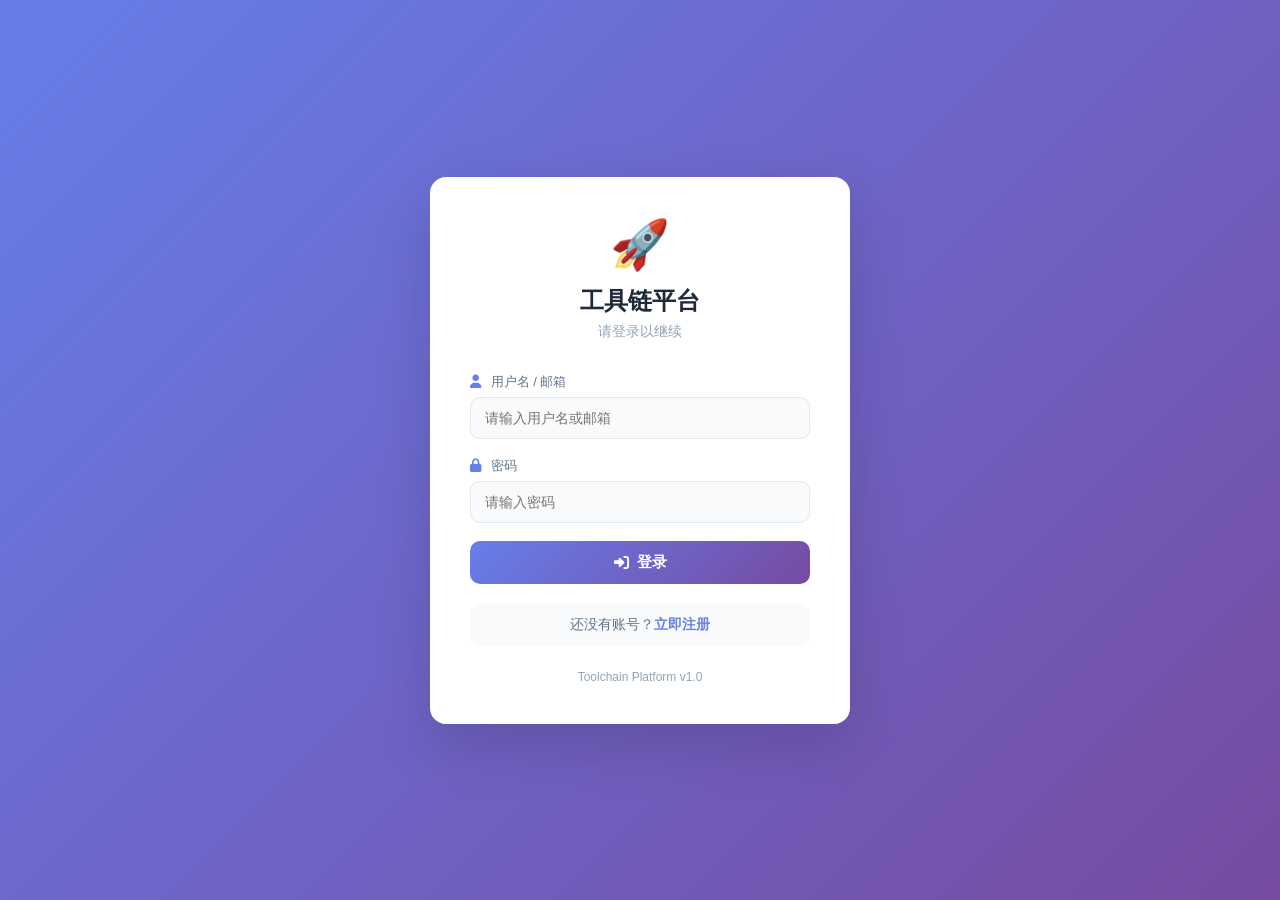
<file: frontend/login.html>
<!DOCTYPE html>
<html lang="zh-CN">
<head>
<meta charset="UTF-8">
<meta name="viewport" content="width=device-width, initial-scale=1.0">
<title>登录 - 工具链平台</title>
<link rel="icon" href="/ui/car.ico" type="image/x-icon">
<link rel="stylesheet" href="https://cdnjs.cloudflare.com/ajax/libs/font-awesome/6.4.0/css/all.min.css">
<style>
* { margin: 0; padding: 0; box-sizing: border-box; }

body {
  font-family: -apple-system, BlinkMacSystemFont, "Segoe UI", "PingFang SC", "Microsoft YaHei", "Helvetica Neue", sans-serif;
  background: linear-gradient(135deg, #667eea 0%, #764ba2 100%);
  min-height: 100vh;
  display: flex;
  align-items: center;
  justify-content: center;
  padding: 20px;
}

.login-wrapper {
  width: 100%;
  max-width: 420px;
}

.login-card {
  background: #ffffff;
  border-radius: 16px;
  padding: 40px;
  box-shadow: 0 20px 60px rgba(0,0,0,0.15);
}

.login-header {
  text-align: center;
  margin-bottom: 32px;
}

.login-logo {
  font-size: 48px;
  display: block;
  margin-bottom: 12px;
}

.login-header h1 {
  font-size: 24px;
  font-weight: 700;
  color: #1e293b;
  margin-bottom: 6px;
}

.login-header p {
  font-size: 14px;
  color: #94a3b8;
}

.form-group {
  margin-bottom: 18px;
}

.form-group label {
  display: block;
  margin-bottom: 6px;
  font-size: 13px;
  font-weight: 500;
  color: #64748b;
}

.form-group label i {
  margin-right: 6px;
  color: #667eea;
}

.form-group input, .form-group select {
  width: 100%;
  padding: 12px 14px;
  border: 1px solid #e2e8f0;
  border-radius: 10px;
  font-size: 14px;
  color: #1e293b;
  background: #f8fafc;
  transition: border-color 0.2s, box-shadow 0.2s;
  outline: none;
}

.form-group input:focus, .form-group select:focus {
  border-color: #667eea;
  box-shadow: 0 0 0 3px rgba(102,126,234,0.15);
  background: #fff;
}

.login-error {
  background: #fef2f2;
  color: #dc2626;
  padding: 10px 14px;
  border-radius: 8px;
  font-size: 13px;
  margin-bottom: 16px;
  border: 1px solid #fecaca;
}

.login-btn {
  width: 100%;
  padding: 12px;
  background: linear-gradient(135deg, #667eea 0%, #764ba2 100%);
  color: #fff;
  border: none;
  border-radius: 10px;
  font-size: 15px;
  font-weight: 600;
  cursor: pointer;
  transition: opacity 0.2s, transform 0.2s;
  display: flex;
  align-items: center;
  justify-content: center;
  gap: 8px;
}

.login-btn:hover {
  opacity: 0.9;
  transform: translateY(-1px);
}

.login-btn:active {
  transform: translateY(0);
}

.login-btn:disabled {
  opacity: 0.6;
  cursor: not-allowed;
  transform: none;
}

.login-footer {
  text-align: center;
  margin-top: 24px;
  font-size: 12px;
  color: #94a3b8;
}

.register-link {
  color: #667eea;
  cursor: pointer;
  font-weight: 600;
  text-decoration: none;
}

.register-link:hover {
  text-decoration: underline;
}

.form-switch {
  text-align: center;
  margin-top: 20px;
  padding: 12px;
  background: #f8fafc;
  border-radius: 10px;
  font-size: 14px;
  color: #64748b;
}

.register-hint {
  margin-top: 20px;
  padding: 16px;
  background: #f0f9ff;
  border: 1px solid #bae6fd;
  border-radius: 10px;
  text-align: center;
}

.register-hint-title {
  font-size: 14px;
  font-weight: 600;
  color: #0369a1;
  margin-bottom: 6px;
}

.register-hint p {
  font-size: 13px;
  color: #0c4a6e;
  line-height: 1.6;
  margin: 0;
}

.register-hint strong {
  color: #0284c7;
}

.hidden { display: none !important; }

.password-requirements {
  font-size: 12px;
  color: #94a3b8;
  margin-top: -8px;
  margin-bottom: 4px;
}

.spinner {
  display: inline-block;
  width: 16px;
  height: 16px;
  border: 2px solid rgba(255,255,255,0.3);
  border-top-color: #fff;
  border-radius: 50%;
  animation: spin 0.6s linear infinite;
}

@keyframes spin {
  to { transform: rotate(360deg); }
}
</style>
</head>
<body>
<div class="login-wrapper">
  <div class="login-card">
    <div class="login-header">
      <span class="login-logo">🚀</span>
      <h1>工具链平台</h1>
      <p id="formSubtitle">请登录以继续</p>
    </div>

    <form id="loginForm">
      <div class="form-group">
        <label><i class="fa-solid fa-user"></i> 用户名 / 邮箱</label>
        <input type="text" id="username" placeholder="请输入用户名或邮箱" required autocomplete="username">
      </div>
      <div class="form-group">
        <label><i class="fa-solid fa-lock"></i> 密码</label>
        <input type="password" id="password" placeholder="请输入密码" required autocomplete="current-password">
      </div>
      <div id="loginError" class="login-error hidden"></div>
      <button type="submit" class="login-btn" id="loginBtn">
        <i class="fa-solid fa-right-to-bracket"></i> 登录
      </button>
    </form>

    <form id="registerForm" class="hidden">
      <div class="form-group">
        <label><i class="fa-solid fa-envelope"></i> 企业邮箱</label>
        <input type="email" id="regEmail" placeholder="如: n**g@boonray.com" required autocomplete="email">
      </div>
      <div class="form-group">
        <label><i class="fa-solid fa-id-card"></i> 真实姓名</label>
        <input type="text" id="regDisplayName" placeholder="请输入您的真实姓名，如: 焦宁" required>
      </div>
      <div class="form-group">
        <label><i class="fa-solid fa-lock"></i> 设置密码</label>
        <input type="password" id="regPassword" placeholder="密码长度至少6位" required minlength="6">
        <div class="password-requirements">建议使用大小写字母+数字+符号组合</div>
      </div>
      <div class="form-group">
        <label><i class="fa-solid fa-lock"></i> 确认密码</label>
        <input type="password" id="regPassword2" placeholder="请再次输入密码" required minlength="6">
      </div>
      <div class="form-group">
        <label><i class="fa-solid fa-users"></i> 所属组</label>
        <select id="regCompanyGroup" required>
          <option value="">请选择您所在的组</option>
          <option value="system">系统组</option>
          <option value="cloud_platform">云端平台组</option>
          <option value="perception">感知组</option>
          <option value="control">规控组</option>
          <option value="calibration">标定组</option>
          <option value="map">地图组</option>
          <option value="vehicle_platform">车端平台组</option>
          <option value="hardware">智能硬件集成组</option>
          <option value="simulation">仿真组</option>
          <option value="quality">质量组</option>
          <option value="tech_support">技术支持组</option>
          <option value="pm">研发项目管理组</option>
        </select>
      </div>
      <div id="regError" class="login-error hidden"></div>
      <button type="submit" class="login-btn" id="regBtn">
        <i class="fa-solid fa-user-plus"></i> 注册账号
      </button>
    </form>

    <div class="form-switch" id="formSwitch">
      还没有账号？<span class="register-link" id="showRegister">立即注册</span>
    </div>

    <div class="login-footer">Toolchain Platform v1.0</div>
  </div>
</div>

<script>
(function() {
  'use strict';

  var API_BASE = '/api';
  var isRegisterMode = false;

  function $(sel) { return document.querySelector(sel); }

  function showError(msg, isReg) {
    var el = isReg ? $('#regError') : $('#loginError');
    el.textContent = msg;
    el.classList.remove('hidden');
  }

  function hideError(isReg) {
    var el = isReg ? $('#regError') : $('#loginError');
    el.classList.add('hidden');
  }

  function setLoginLoading(loading) {
    var btn = $('#loginBtn');
    if (loading) {
      btn.disabled = true;
      btn.innerHTML = '<span class="spinner"></span> 登录中...';
    } else {
      btn.disabled = false;
      btn.innerHTML = '<i class="fa-solid fa-right-to-bracket"></i> 登录';
    }
  }

  function setRegLoading(loading) {
    var btn = $('#regBtn');
    if (loading) {
      btn.disabled = true;
      btn.innerHTML = '<span class="spinner"></span> 注册中...';
    } else {
      btn.disabled = false;
      btn.innerHTML = '<i class="fa-solid fa-user-plus"></i> 注册账号';
    }
  }

  function switchToRegister() {
    isRegisterMode = true;
    $('#loginForm').classList.add('hidden');
    $('#registerForm').classList.remove('hidden');
    $('#formSubtitle').textContent = '使用企业邮箱注册新账号';
    $('#formSwitch').innerHTML = '已有账号？<span class="register-link" id="showLogin">返回登录</span>';
    $('#showLogin').addEventListener('click', switchToLogin);
    hideError(false);
  }

  function switchToLogin() {
    isRegisterMode = false;
    $('#registerForm').classList.add('hidden');
    $('#loginForm').classList.remove('hidden');
    $('#formSubtitle').textContent = '请登录以继续';
    $('#formSwitch').innerHTML = '还没有账号？<span class="register-link" id="showRegister">立即注册</span>';
    $('#showRegister').addEventListener('click', switchToRegister);
    hideError(true);
  }

  function checkExistingToken() {
    var token = localStorage.getItem('tcp_token');
    var userStr = localStorage.getItem('tcp_user');
    if (token && userStr) {
      try {
        var user = JSON.parse(userStr);
        fetch(API_BASE + '/auth/me', {
          headers: { 'Authorization': 'Bearer ' + token }
        }).then(function(res) {
          if (res.ok) {
            window.location.href = '/index.html';
          } else {
            localStorage.removeItem('tcp_token');
            localStorage.removeItem('tcp_user');
          }
        }).catch(function() {});
      } catch(e) {
        localStorage.removeItem('tcp_token');
        localStorage.removeItem('tcp_user');
      }
    }
  }

  function doLogin(username, password) {
    hideError(false);
    setLoginLoading(true);

    fetch(API_BASE + '/auth/login', {
      method: 'POST',
      headers: { 'Content-Type': 'application/json' },
      body: JSON.stringify({ username: username, password: password })
    }).then(function(res) {
      if (!res.ok) {
        return res.json().then(function(err) {
          throw new Error(err.detail || '登录失败');
        });
      }
      return res.json();
    }).then(function(result) {
      localStorage.setItem('tcp_token', result.token);
      localStorage.setItem('tcp_user', JSON.stringify(result.user));
      window.location.href = '/index.html';
    }).catch(function(err) {
      showError(err.message || '登录失败，请检查用户名和密码', false);
      setLoginLoading(false);
    });
  }

  function doRegister(email, displayName, password, companyGroup) {
    hideError(true);

    if (!email.endsWith('@boonray.com')) {
      showError('请使用 @boonray.com 结尾的企业邮箱注册', true);
      return;
    }
    if (!displayName || displayName.trim().length < 2) {
      showError('请填写您的真实姓名', true);
      return;
    }
    if (password.length < 6) {
      showError('密码长度至少6位', true);
      return;
    }
    if (!companyGroup) {
      showError('请选择您所在的组', true);
      return;
    }

    setRegLoading(true);

    fetch(API_BASE + '/auth/register', {
      method: 'POST',
      headers: { 'Content-Type': 'application/json' },
      body: JSON.stringify({ username: email, password: password, display_name: displayName.trim(), company_group: companyGroup })
    }).then(function(res) {
      if (!res.ok) {
        return res.json().then(function(err) {
          throw new Error(err.detail || '注册失败');
        });
      }
      return res.json();
    }).then(function(result) {
      localStorage.setItem('tcp_token', result.token);
      localStorage.setItem('tcp_user', JSON.stringify(result.user));
      window.location.href = '/index.html';
    }).catch(function(err) {
      showError(err.message || '注册失败，请稍后重试', true);
      setRegLoading(false);
    });
  }

  $('#showRegister').addEventListener('click', switchToRegister);

  $('#loginForm').addEventListener('submit', function(e) {
    e.preventDefault();
    var username = $('#username').value.trim();
    var password = $('#password').value;
    if (!username || !password) {
      showError('请输入用户名和密码', false);
      return;
    }
    doLogin(username, password);
  });

  $('#registerForm').addEventListener('submit', function(e) {
    e.preventDefault();
    var email = $('#regEmail').value.trim().toLowerCase();
    var displayName = $('#regDisplayName').value.trim();
    var password = $('#regPassword').value;
    var password2 = $('#regPassword2').value;
    var companyGroup = $('#regCompanyGroup').value;

    if (password !== password2) {
      showError('两次输入的密码不一致', true);
      return;
    }

    doRegister(email, displayName, password, companyGroup);
  });

  checkExistingToken();
})();
</script>
</body>
</html>
</file>
